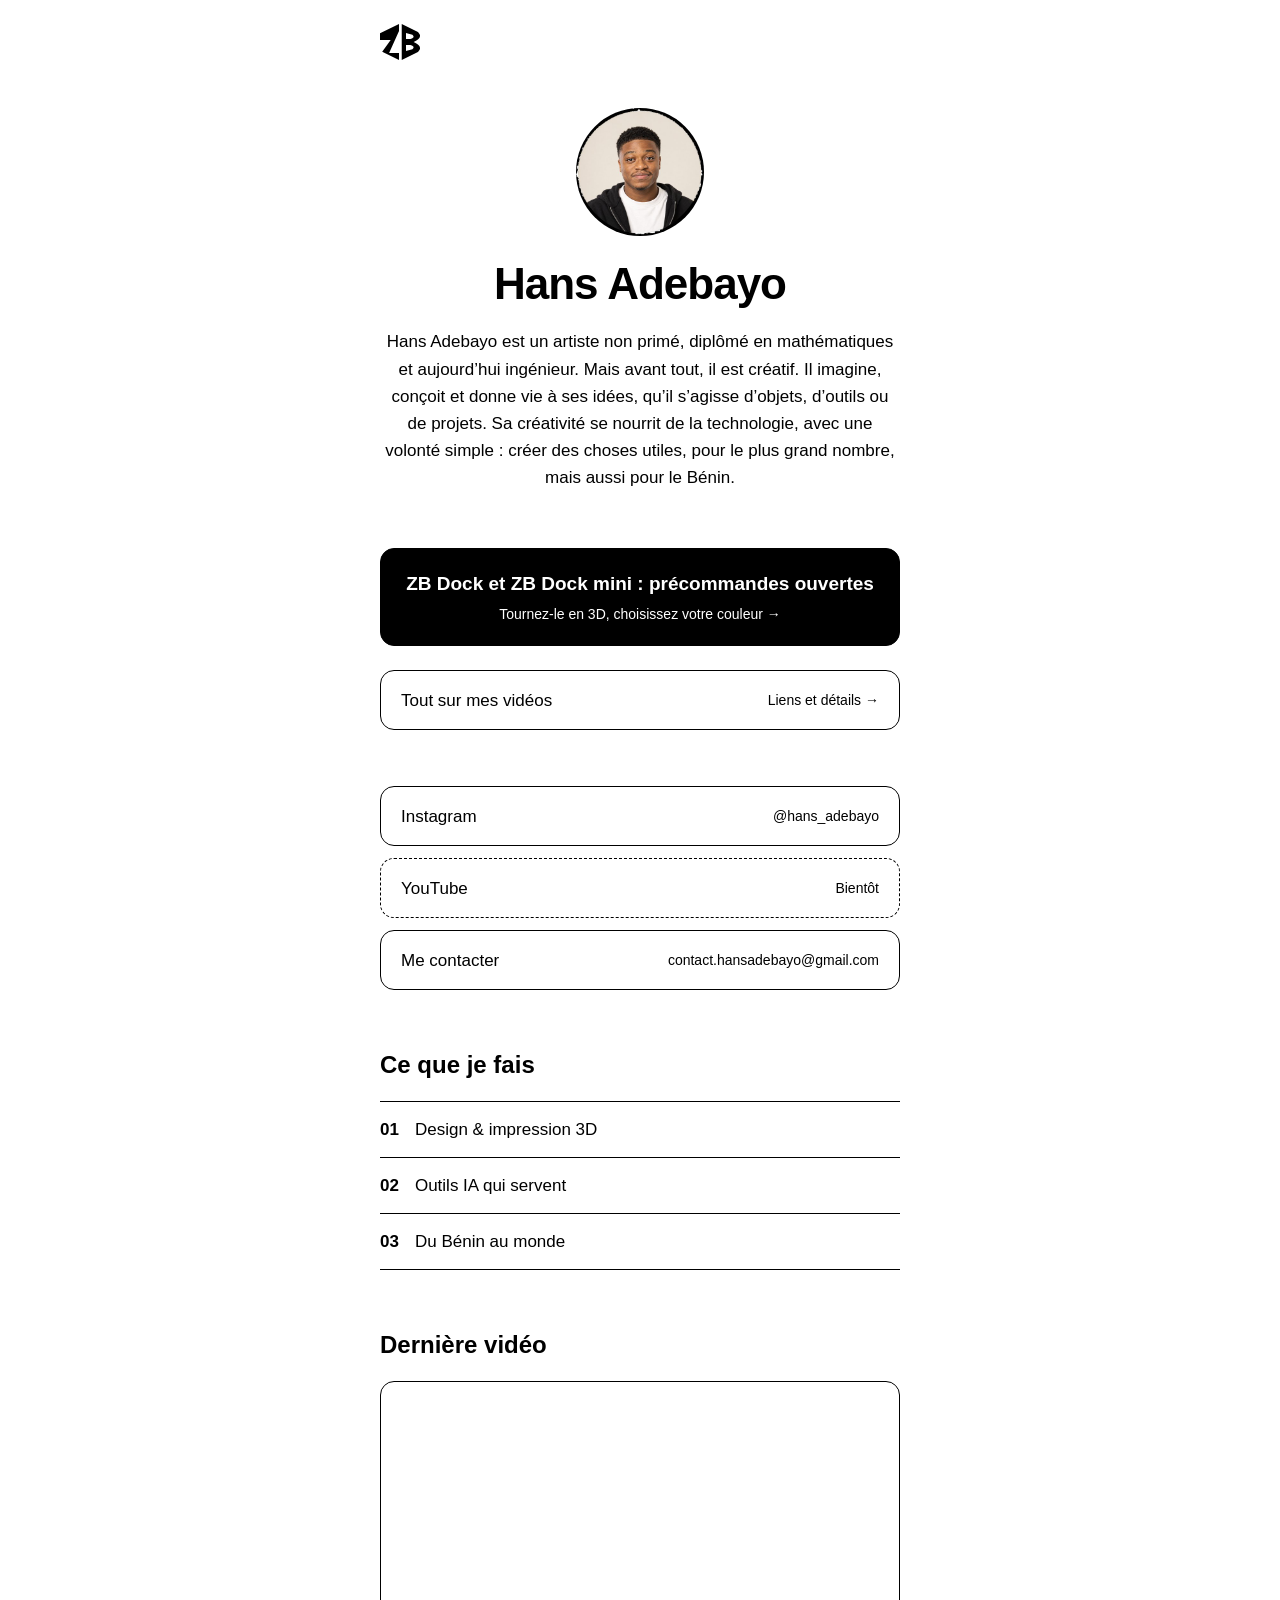
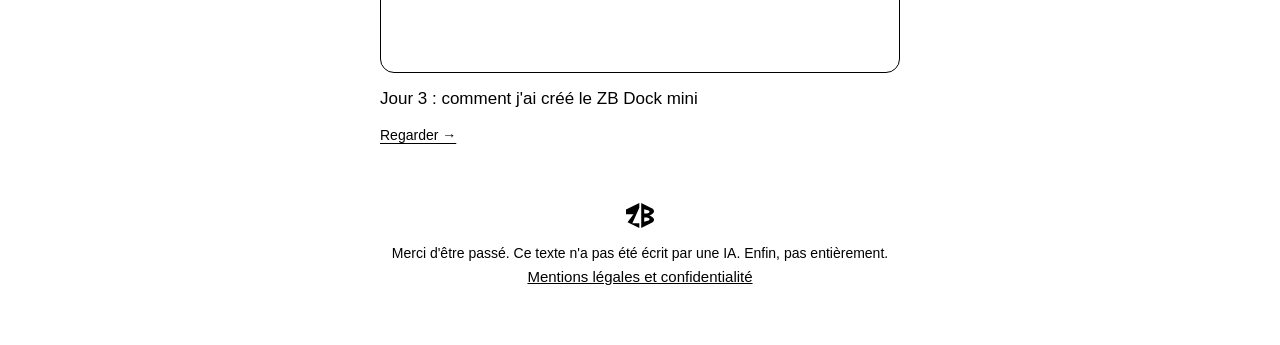
<file: index.html>
<!doctype html>
<html lang="fr">
<head>
  <meta charset="utf-8">
  <meta name="viewport" content="width=device-width, initial-scale=1">
  <meta http-equiv="Content-Security-Policy" content="default-src 'none'; style-src 'self'; img-src 'self'; base-uri 'none'; form-action 'none'">
  <meta name="referrer" content="strict-origin-when-cross-origin">
  <title>Hans Adebayo</title>
  <meta name="description" content="Hans Adebayo, artiste non primé, diplômé en mathématiques et ingénieur. Il imagine et conçoit des objets et des projets utiles au quotidien, du Bénin au monde.">
  <meta property="og:title" content="Hans Adebayo">
  <meta property="og:description" content="Objets, tech et IA. Du Bénin au monde.">
  <meta property="og:type" content="website">
  <link rel="icon" href="favicon.svg" type="image/svg+xml">
  <link rel="stylesheet" href="styles.css">
</head>
<body>
  <div class="barre">
    <img class="logo" src="assets/logo-zb.svg" alt="ZB" width="40" height="36">
  </div>
  <main>
    <header class="intro">
      <!-- Remplace par <img class="photo" src="assets/photo.jpg" alt="Portrait de Hans Adebayo" width="128" height="128"> -->
      <img class="photo" src="assets/profil.jpg" alt="Portrait de Hans Adebayo" width="128" height="128">
      <h1>Hans Adebayo</h1>
      <p class="bio">Hans Adebayo est un artiste non primé, diplômé en mathématiques et aujourd’hui ingénieur. Mais avant tout, il est créatif. Il imagine, conçoit et donne vie à ses idées, qu’il s’agisse d’objets, d’outils ou de projets. Sa créativité se nourrit de la technologie, avec une volonté simple : créer des choses utiles, pour le plus grand nombre, mais aussi pour le Bénin.</p>
    </header>

    <a class="cta" href="zbdock/">
      <span>ZB Dock et ZB Dock mini : précommandes ouvertes</span><span class="cta__detail">Tournez-le en 3D, choisissez votre couleur →</span>
    </a>

    <a class="lien" href="videos.html">
      <span>Tout sur mes vidéos</span><span class="detail">Liens et détails →</span>
    </a>

    <nav class="liens" aria-label="Liens">
      <a class="lien" href="https://instagram.com/hans_adebayo" target="_blank" rel="noopener noreferrer">
        <span>Instagram</span><span class="detail">@hans_adebayo</span>
      </a>
      <span class="lien lien--inactif">
        <span>YouTube</span><span class="detail">Bientôt</span>
      </span>
      <a class="lien" href="mailto:contact.hansadebayo@gmail.com">
        <span>Me contacter</span><span class="detail">contact.hansadebayo@gmail.com</span>
      </a>
    </nav>

    <section aria-labelledby="titre-faire">
      <h2 id="titre-faire">Ce que je fais</h2>
      <ol class="faire">
        <li>Design &amp; impression 3D</li>
        <li>Outils IA qui servent</li>
        <li>Du Bénin au monde</li>
      </ol>
    </section>

    <section aria-labelledby="titre-video">
      <h2 id="titre-video">Dernière vidéo</h2>
      <!-- Remplace href par le lien de ta vidéo (Reel Instagram ou YouTube) -->
      <a class="video" href="https://instagram.com/hans_adebayo" target="_blank" rel="noopener noreferrer">
        <!-- Remplace par <img class="video__image" src="assets/miniature.jpg" alt="Miniature : Jour 1, je me lance" width="1280" height="720"> -->
        <img class="video__image" src="assets/miniature-jour-3.jpg" alt="Miniature de la vidéo : Jour 3, comment j'ai créé le ZB Dock mini" width="1280" height="720" loading="lazy" decoding="async">
        <span class="video__titre">Jour 3 : comment j'ai créé le ZB Dock mini</span>
        <span class="video__cta">Regarder →</span>
      </a>
    </section>

    <footer>
      <p class="signature-pied"><img class="logo logo--pied" src="assets/logo-zb.svg" alt="ZB" width="28" height="25"></p>
      <p>Merci d'être passé. Ce texte n'a pas été écrit par une IA. Enfin, pas entièrement.</p>
      <p><a class="retour" href="mentions-legales.html">Mentions légales et confidentialité</a></p>
    </footer>
  </main>
</body>
</html>
</file>
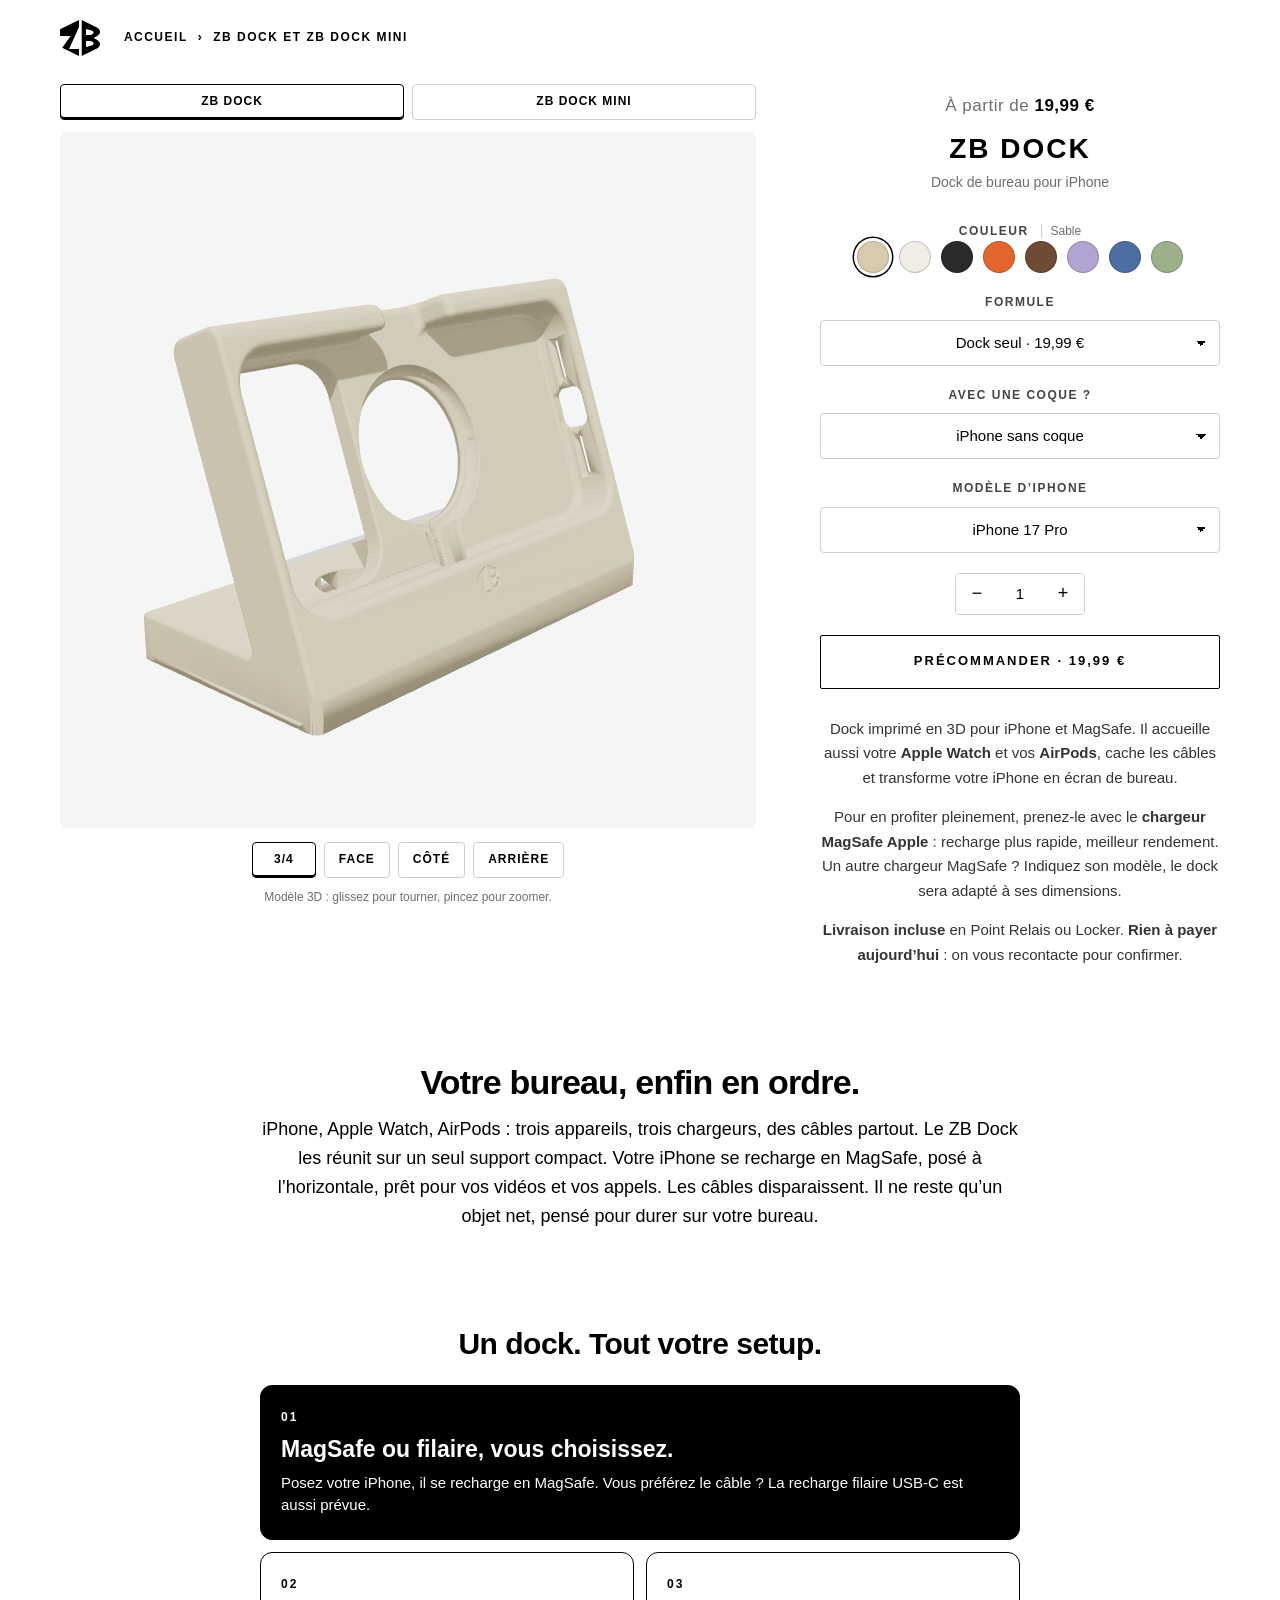
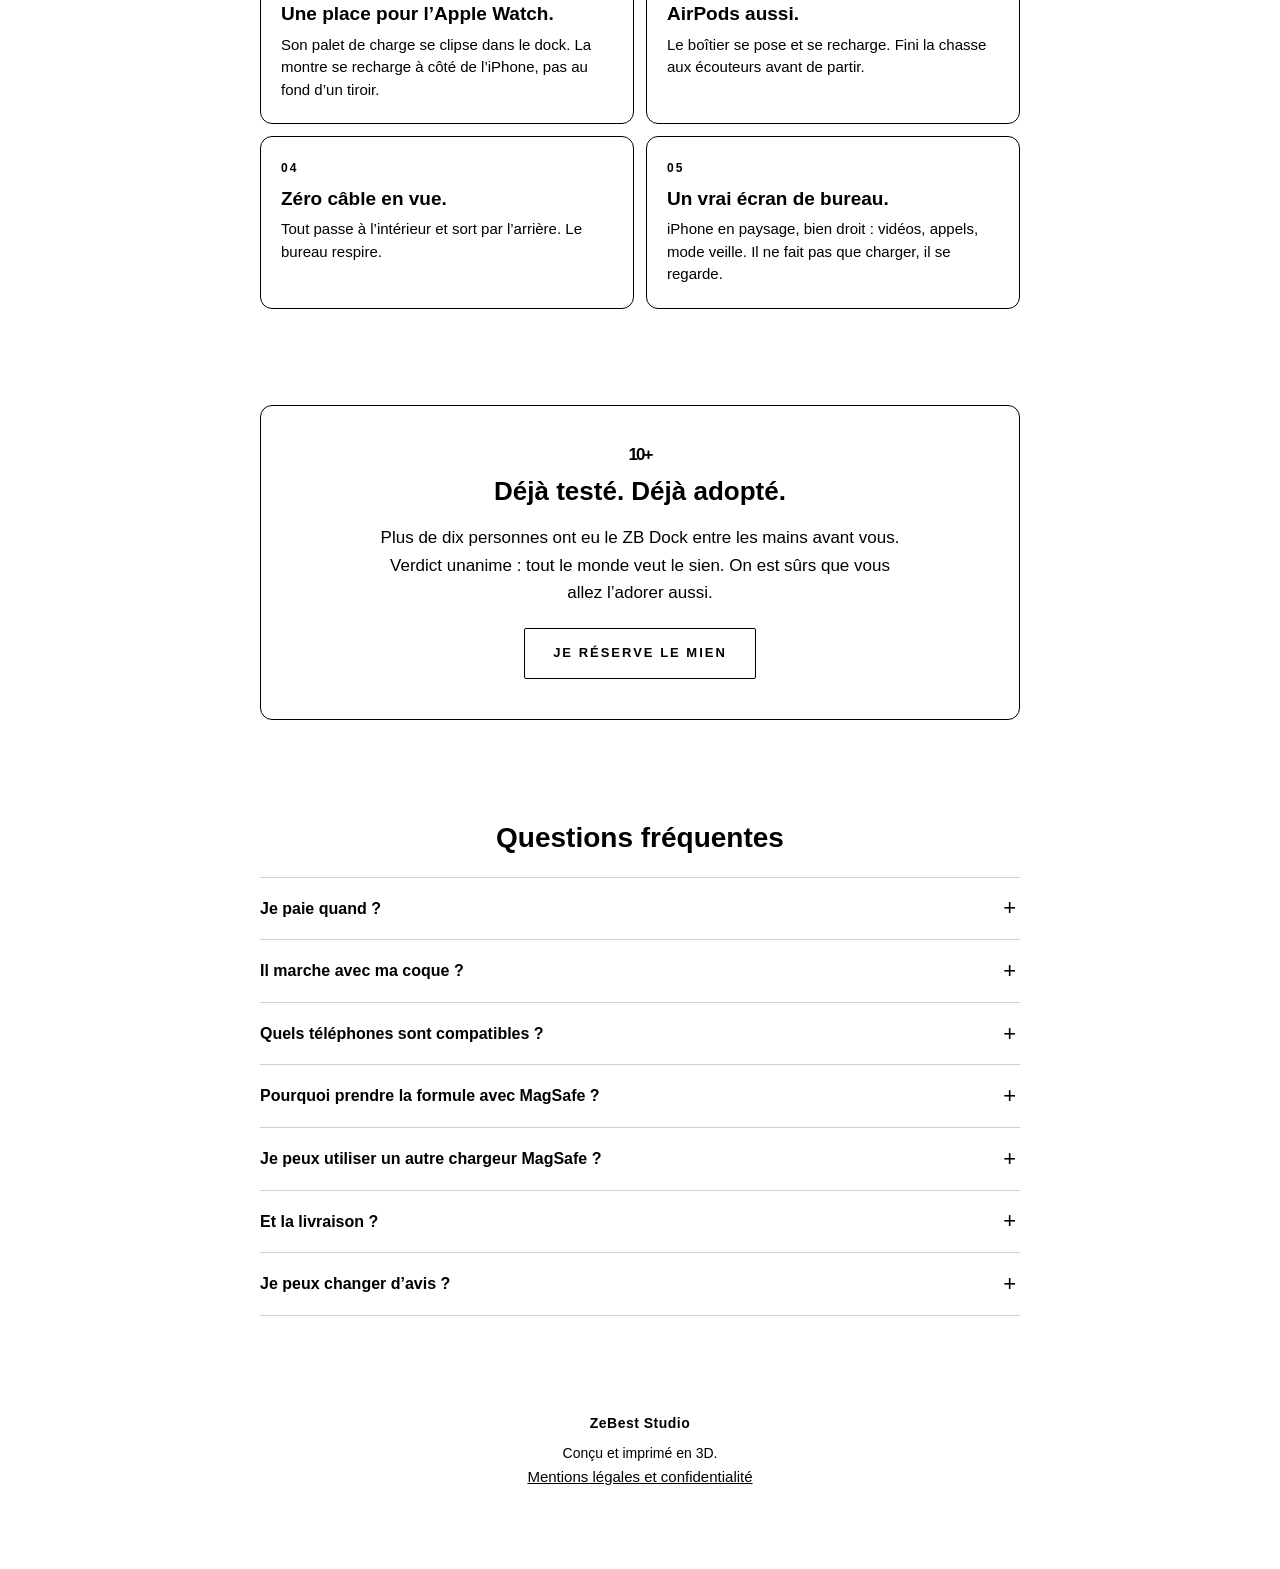
<file: zbdock/index.html>
<!doctype html>
<html lang="fr">
<head>
  <meta charset="utf-8">
  <meta name="viewport" content="width=device-width, initial-scale=1, viewport-fit=cover">
  <meta http-equiv="Content-Security-Policy" content="default-src 'none'; script-src 'self'; style-src 'self'; img-src 'self' data: blob:; connect-src 'self' blob: data:; form-action 'self'; base-uri 'none'">
  <meta name="referrer" content="strict-origin-when-cross-origin">
  <title>ZB Dock et ZB Dock mini · Docks de bureau imprimés en 3D · dès 8,99 €</title>
  <meta name="description" content="ZB Dock, le dock de bureau imprimé en 3D pour iPhone, Apple Watch et AirPods, et ZB Dock mini, le dock simple pour tous les téléphones. ZB Dock mini 8,99 €, ZB Dock seul 19,99 €, avec chargeur MagSafe Apple 59,99 €, livraison incluse. Précommande sans rien payer aujourd’hui.">
  <meta property="og:title" content="ZB Dock et ZB Dock mini · dès 8,99 €">
  <meta property="og:description" content="iPhone, Apple Watch et AirPods sur un seul dock. Précommandez sans rien payer aujourd’hui.">
  <meta property="og:type" content="product">
  <meta name="theme-color" content="#ffffff">
  <link rel="icon" href="../favicon.svg" type="image/svg+xml">
  <link rel="stylesheet" href="../styles.css">
  <link rel="stylesheet" href="zbdock.css">
  <link rel="modulepreload" href="vendor/three.module.min.js">
</head>
<body class="page-zb">
  <div class="zb-barre">
    <a class="logo-lien" href="../index.html" aria-label="Retour à l'accueil"><img class="logo" src="../assets/logo-zb.svg" alt="ZB" width="40" height="36"></a>
    <nav class="zb-fil" aria-label="Fil d'Ariane"><a href="../index.html">Accueil</a><span aria-hidden="true">›</span><span>ZB Dock et ZB Dock mini</span></nav>
  </div>

  <main class="zb">
    <!-- ===== Bloc produit ===== -->
    <div class="zb-produit">
      <section class="zb-galerie" aria-label="Modèle 3D du ZB Dock">
        <div class="zb-vues zb-modeles" role="group" aria-label="Choisir le modèle">
          <button type="button" class="zb-vue zb-modele" data-modele="zb" aria-pressed="true">ZB Dock</button>
          <button type="button" class="zb-vue zb-modele" data-modele="mini" aria-pressed="false">ZB Dock mini</button>
        </div>
        <div class="zb-canvas" id="viewer">
          <p class="zb-chargement" id="chargement">Chargement du modèle 3D…</p>
        </div>
        <div class="zb-vues" role="group" aria-label="Angles de vue">
          <button type="button" class="zb-vue" data-vue="34" aria-pressed="true">3/4</button>
          <button type="button" class="zb-vue" data-vue="face" aria-pressed="false">Face</button>
          <button type="button" class="zb-vue" data-vue="cote" aria-pressed="false">Côté</button>
          <button type="button" class="zb-vue" data-vue="arriere" aria-pressed="false">Arrière</button>
        </div>
        <p class="zb-aide">Modèle 3D : glissez pour tourner, pincez pour zoomer.</p>
      </section>

      <section class="zb-achat" id="achat" aria-labelledby="titre-produit">
        <p class="zb-prix">À partir de <span id="prix-affiche">19,99&nbsp;€</span></p>
        <h1 id="titre-produit">ZB Dock</h1>
        <p class="zb-sous" id="sous-produit">Dock de bureau pour iPhone</p>

        <form class="zb-form" id="form" action="precommande.php" method="post" novalidate>
          <fieldset class="zb-option">
            <legend class="zb-label">Couleur <span class="zb-label__valeur" id="nom-couleur">Sable</span></legend>
            <div class="zb-pastilles" id="pastilles" role="radiogroup" aria-label="Couleurs disponibles"></div>
            <select class="zb-cache" id="couleur" name="couleur" required tabindex="-1" aria-hidden="true"></select>
          </fieldset>

          <div class="zb-option">
            <label class="zb-label" for="offre">Formule</label>
            <select id="offre" name="offre" required>
              <option value="Dock seul" data-prix="1999">Dock seul · 19,99 €</option>
              <option value="Dock + MagSafe" data-prix="5999">Dock + chargeur MagSafe Apple · 59,99 € (conseillé)</option>
              <option value="ZB Dock mini" data-prix="899">ZB Dock mini · 8,99 € (tous les téléphones)</option>
            </select>
          </div>

          <div class="zb-option" id="bloc-coque">
            <label class="zb-label" for="coque">Avec une coque ?</label>
            <select id="coque" name="coque" required>
              <option value="Non">iPhone sans coque</option>
              <option value="Oui">iPhone avec coque</option>
            </select>
          </div>

          <div class="zb-option">
            <label class="zb-label" for="iphone" id="label-tel">Modèle d’iPhone</label>
            <select id="iphone" name="iphone" required>
              <option>iPhone 17 Pro</option>
              <option>iPhone 17 Pro Max</option>
              <option>iPhone 17</option>
              <option>iPhone Air</option>
              <option>iPhone 16 Pro Max</option>
              <option>iPhone 16 Pro</option>
              <option>iPhone 16 / 16 Plus</option>
              <option>iPhone 15 (tous modèles)</option>
              <option>iPhone 14 (tous modèles)</option>
              <option>iPhone 13 ou plus ancien</option>
              <option>Android ou autre téléphone</option>
              <option>Autre</option>
            </select>
          </div>

          <div class="zb-quantite" role="group" aria-label="Quantité">
            <button type="button" id="moins" aria-label="Retirer un">−</button>
            <input id="quantite" name="quantite" type="number" min="1" max="10" value="1" required inputmode="numeric" aria-label="Quantité">
            <button type="button" id="plus" aria-label="Ajouter un">+</button>
          </div>

          <button class="zb-bouton" type="button" id="continuer">Précommander · <span id="total">19,99&nbsp;€</span></button>

          <div class="zb-coordonnees" id="coordonnees" hidden>
            <p class="zb-label">Où vous recontacter ?</p>
            <input id="nom" name="nom" type="text" autocomplete="name" required maxlength="80" placeholder="Nom et prénom" aria-label="Nom et prénom">
            <input id="email" name="email" type="email" autocomplete="email" required maxlength="120" placeholder="E-mail" aria-label="E-mail">
            <input id="telephone" name="telephone" type="tel" autocomplete="tel" maxlength="30" placeholder="Téléphone (facultatif)" aria-label="Téléphone (facultatif)">
            <textarea id="message" name="message" rows="2" maxlength="600" placeholder="Un mot ? Autre chargeur MagSafe : indiquez son modèle (facultatif)" aria-label="Message (facultatif)"></textarea>
            <label class="zb-consent">
              <input type="checkbox" name="consentement" value="oui" required>
              <span>J’accepte d’être recontacté au sujet de ma précommande (<a href="../mentions-legales.html#confidentialite">confidentialité</a>).</span>
            </label>
            <button class="zb-bouton zb-bouton--plein" type="submit">Confirmer ma précommande</button>
          </div>

          <input type="hidden" name="t" id="t" value="">
          <!-- Piège à robots : laisser vide -->
          <div class="zb-piege" aria-hidden="true">
            <label for="site">Ne pas remplir</label>
            <input id="site" name="site" type="text" tabindex="-1" autocomplete="off">
          </div>

          <p class="zb-statut" id="statut" role="status" aria-live="polite"></p>
        </form>

        <div class="zb-description">
          <p>Dock imprimé en 3D pour iPhone et MagSafe. Il accueille aussi votre <strong>Apple Watch</strong> et vos <strong>AirPods</strong>, cache les câbles et transforme votre iPhone en écran de bureau.</p>
          <p>Pour en profiter pleinement, prenez-le avec le <strong>chargeur MagSafe Apple</strong> : recharge plus rapide, meilleur rendement. Un autre chargeur MagSafe ? Indiquez son modèle, le dock sera adapté à ses dimensions.</p>
          <p><strong>Livraison incluse</strong> en Point Relais ou Locker. <strong>Rien à payer aujourd’hui</strong> : on vous recontacte pour confirmer.</p>
        </div>
      </section>
    </div>

    <!-- ===== Histoire ===== -->
    <section class="zb-histoire" aria-labelledby="titre-histoire">
      <h2 id="titre-histoire">Votre bureau, enfin en ordre.</h2>
      <p>iPhone, Apple Watch, AirPods : trois appareils, trois chargeurs, des câbles partout. Le ZB Dock les réunit sur un seul support compact. Votre iPhone se recharge en MagSafe, posé à l’horizontale, prêt pour vos vidéos et vos appels. Les câbles disparaissent. Il ne reste qu’un objet net, pensé pour durer sur votre bureau.</p>
    </section>

    <!-- ===== Atouts ===== -->
    <section class="zb-atouts" aria-labelledby="titre-atouts">
      <h2 id="titre-atouts">Un dock. Tout votre setup.</h2>
      <ul class="zb-cartes">
        <li class="zb-carte zb-carte--large">
          <span class="zb-carte__num">01</span>
          <h3>MagSafe ou filaire, vous choisissez.</h3>
          <p>Posez votre iPhone, il se recharge en MagSafe. Vous préférez le câble ? La recharge filaire USB-C est aussi prévue.</p>
        </li>
        <li class="zb-carte">
          <span class="zb-carte__num">02</span>
          <h3>Une place pour l’Apple Watch.</h3>
          <p>Son palet de charge se clipse dans le dock. La montre se recharge à côté de l’iPhone, pas au fond d’un tiroir.</p>
        </li>
        <li class="zb-carte">
          <span class="zb-carte__num">03</span>
          <h3>AirPods aussi.</h3>
          <p>Le boîtier se pose et se recharge. Fini la chasse aux écouteurs avant de partir.</p>
        </li>
        <li class="zb-carte">
          <span class="zb-carte__num">04</span>
          <h3>Zéro câble en vue.</h3>
          <p>Tout passe à l’intérieur et sort par l’arrière. Le bureau respire.</p>
        </li>
        <li class="zb-carte">
          <span class="zb-carte__num">05</span>
          <h3>Un vrai écran de bureau.</h3>
          <p>iPhone en paysage, bien droit : vidéos, appels, mode veille. Il ne fait pas que charger, il se regarde.</p>
        </li>
      </ul>
    </section>

    <!-- ===== Preuve sociale ===== -->
    <section class="zb-preuve" aria-labelledby="titre-preuve">
      <p class="zb-preuve__chiffre">10+</p>
      <h2 id="titre-preuve">Déjà testé. Déjà adopté.</h2>
      <p>Plus de dix personnes ont eu le ZB Dock entre les mains avant vous. Verdict unanime : tout le monde veut le sien. On est sûrs que vous allez l’adorer aussi.</p>
      <a class="zb-lien-achat" href="#achat">Je réserve le mien</a>
    </section>

    <!-- ===== FAQ ===== -->
    <section class="zb-faq" aria-labelledby="titre-faq">
      <h2 id="titre-faq">Questions fréquentes</h2>
      <details>
        <summary>Je paie quand ?</summary>
        <p>Pas maintenant. La précommande est gratuite et sans engagement. On vous recontacte pour confirmer, et vous ne payez qu’à ce moment-là.</p>
      </details>
      <details>
        <summary>Il marche avec ma coque ?</summary>
        <p>Oui, si vous l’indiquez. Choisissez « iPhone avec coque » et votre modèle : le dock est ajusté pour l’accueillir.</p>
      </details>
      <details>
        <summary>Quels téléphones sont compatibles ?</summary>
        <p>ZB Dock : les iPhone récents compatibles MagSafe, des modèles standard aux Pro Max. Pour un modèle plus ancien, choisissez « Autre » et on en parle. ZB Dock mini : tous les téléphones, Android comme iPhone, avec ou sans coque. Il se recharge avec votre câble USB-C habituel.</p>
      </details>
      <details>
        <summary>Pourquoi prendre la formule avec MagSafe ?</summary>
        <p>Le ZB Dock est pensé autour du chargeur MagSafe : c’est lui qui recharge l’iPhone posé sur le dock. Avec la formule à 59,99&nbsp;€, vous recevez le chargeur MagSafe officiel d’Apple avec votre dock, tout est prêt dès le déballage. Si vous en avez déjà un, le dock seul à 19,99&nbsp;€ suffit.</p>
      </details>
      <details>
        <summary>Je peux utiliser un autre chargeur MagSafe ?</summary>
        <p>Oui. Il suffit de nous indiquer son modèle dans le message de la précommande, et le dock est adapté à ses dimensions. Mais on vous conseille le chargeur MagSafe d’Apple : la recharge est plus rapide et le rendement meilleur. Et on vous conseillera toujours d’opter pour la qualité.</p>
      </details>
      <details>
        <summary>Et la livraison ?</summary>
        <p>Elle est incluse dans le prix. Votre ZB Dock est envoyé en Point Relais ou en Locker, partout en France métropolitaine, sans frais supplémentaires.</p>
      </details>
      <details>
        <summary>Je peux changer d’avis ?</summary>
        <p>Bien sûr. Un simple e-mail suffit pour annuler votre précommande.</p>
      </details>
    </section>

    <footer>
      <p class="signature-pied"><strong>ZeBest Studio</strong></p>
      <p>Conçu et imprimé en 3D.</p>
      <p><a class="retour" href="../mentions-legales.html">Mentions légales et confidentialité</a></p>
    </footer>
  </main>

  <!-- Barre d'achat collante (mobile) -->
  <div class="zb-collante" id="collante" aria-hidden="true">
    <div class="zb-collante__prix"><strong>À partir de 8,99&nbsp;€</strong><span>Livraison incluse</span></div>
    <a class="zb-collante__btn" href="#achat" tabindex="-1">Précommander</a>
  </div>

  <script type="module" src="zbdock.js"></script>
</body>
</html>
</file>
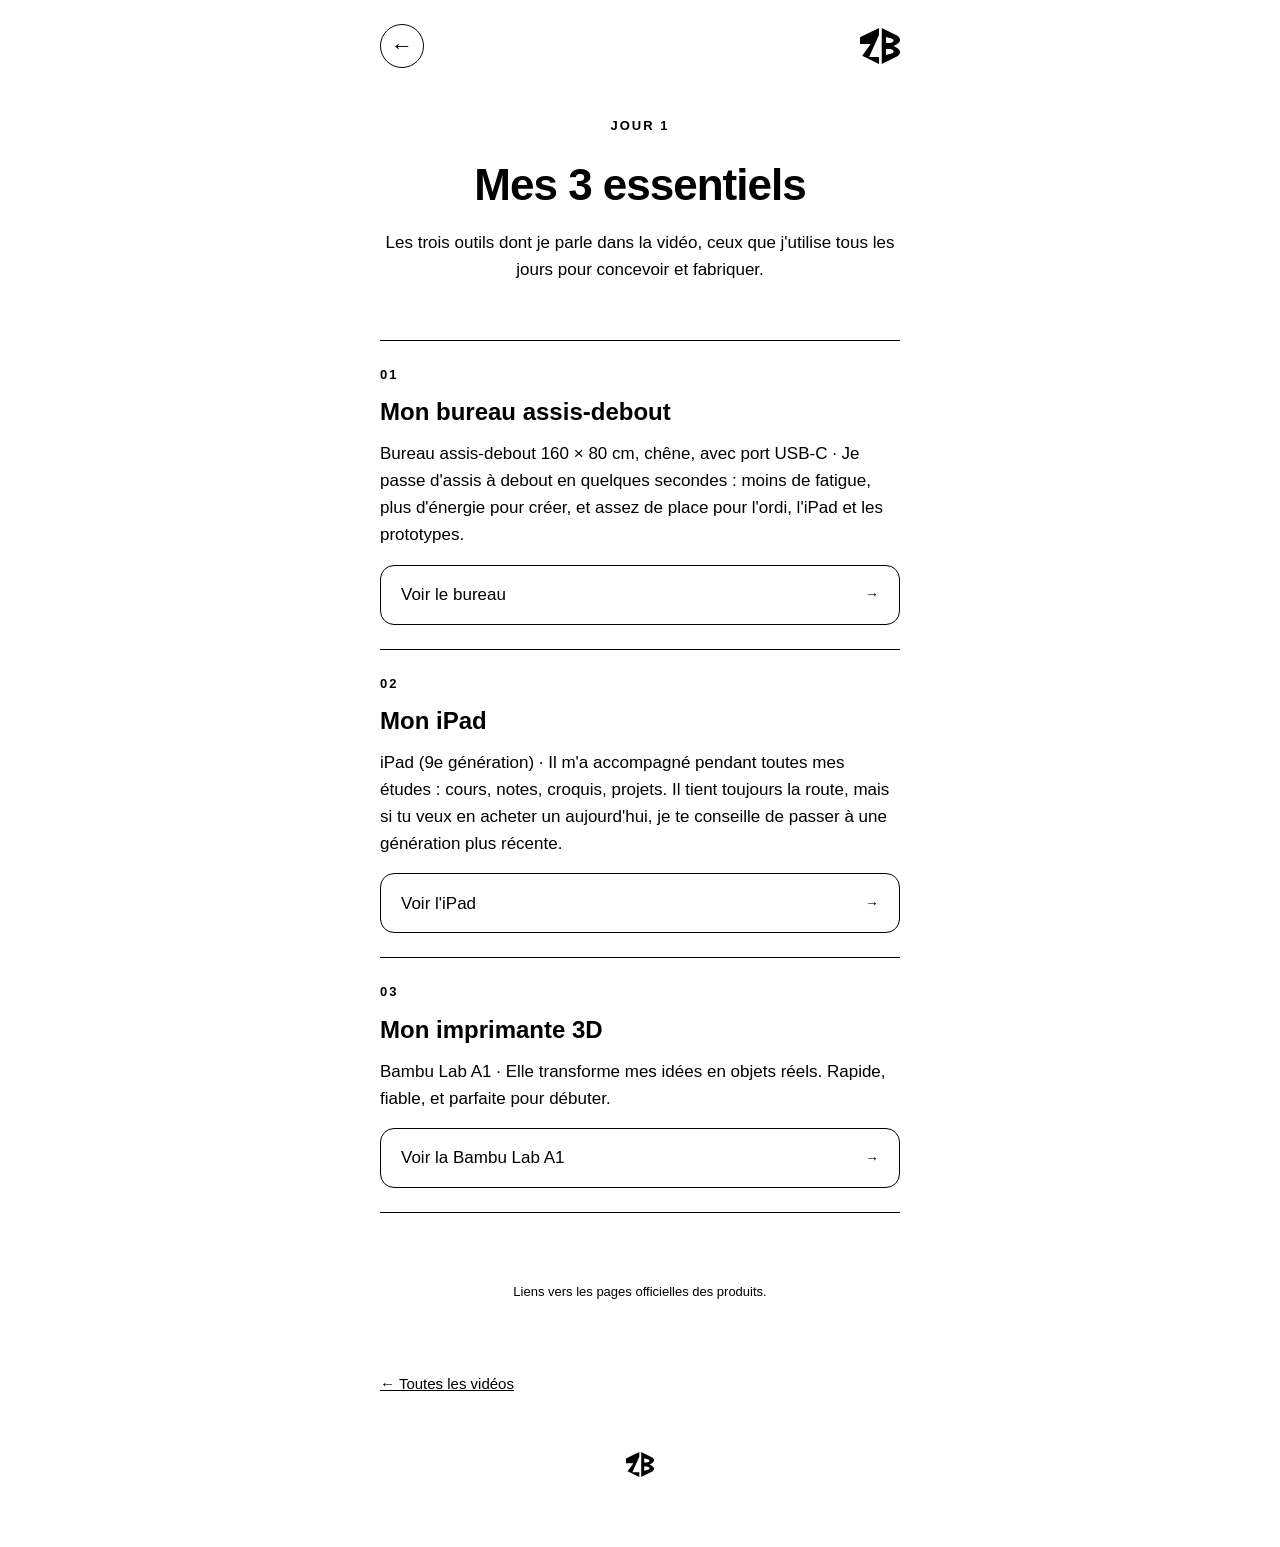
<file: jour-1.html>
<!doctype html>
<html lang="fr">
<head>
  <meta charset="utf-8">
  <meta name="viewport" content="width=device-width, initial-scale=1">
  <meta http-equiv="Content-Security-Policy" content="default-src 'none'; style-src 'self'; img-src 'self'; base-uri 'none'; form-action 'none'">
  <meta name="referrer" content="strict-origin-when-cross-origin">
  <title>Jour 1 · Mes 3 essentiels · Hans Adebayo</title>
  <meta name="description" content="Le bureau, l'iPad et l'imprimante 3D que Hans Adebayo utilise au quotidien.">
  <link rel="icon" href="favicon.svg" type="image/svg+xml">
  <link rel="stylesheet" href="styles.css">
</head>
<body>
  <div class="barre">
    <a class="fleche" href="videos.html" aria-label="Retour aux vidéos">←</a>
    <a class="logo-lien" href="index.html" aria-label="Retour à l'accueil"><img class="logo" src="assets/logo-zb.svg" alt="ZB" width="40" height="36"></a>
  </div>
  <main>
    <header class="intro">
      <p class="role">Jour 1</p>
      <h1>Mes 3 essentiels</h1>
      <p class="bio">Les trois outils dont je parle dans la vidéo, ceux que j'utilise tous les jours pour concevoir et fabriquer.</p>
    </header>

    <section aria-label="Les essentiels">
      <article class="essentiel">
        <span class="essentiel__num">01</span>
        <h2>Mon bureau assis-debout</h2>
        <p>Bureau assis-debout 160 × 80 cm, chêne, avec port USB-C · Je passe d'assis à debout en quelques secondes : moins de fatigue, plus d'énergie pour créer, et assez de place pour l'ordi, l'iPad et les prototypes.</p>
        <a class="lien" href="https://www.but.fr/produits/0194343478906/Bureau-Assis-debout-Reglable-En-Hauteur-160-X-80-Cm-Avec-Port-USB-c-Couelur-Chene.html" target="_blank" rel="noopener noreferrer"><span>Voir le bureau</span><span class="detail">→</span></a>
      </article>
      <article class="essentiel">
        <span class="essentiel__num">02</span>
        <h2>Mon iPad</h2>
        <p>iPad (9e génération) · Il m'a accompagné pendant toutes mes études : cours, notes, croquis, projets. Il tient toujours la route, mais si tu veux en acheter un aujourd'hui, je te conseille de passer à une génération plus récente.</p>
        <a class="lien" href="https://support.apple.com/fr-fr/111898" target="_blank" rel="noopener noreferrer"><span>Voir l'iPad</span><span class="detail">→</span></a>
      </article>
      <article class="essentiel">
        <span class="essentiel__num">03</span>
        <h2>Mon imprimante 3D</h2>
        <p>Bambu Lab A1 · Elle transforme mes idées en objets réels. Rapide, fiable, et parfaite pour débuter.</p>
        <a class="lien" href="https://bambulab.com/fr/a1" target="_blank" rel="noopener noreferrer"><span>Voir la Bambu Lab A1</span><span class="detail">→</span></a>
      </article>
    </section>

    <p class="note">Liens vers les pages officielles des produits.</p>

    <a class="retour" href="videos.html">← Toutes les vidéos</a>

    <footer>
      <p class="signature-pied"><img class="logo logo--pied" src="assets/logo-zb.svg" alt="ZB" width="28" height="25"></p>
    </footer>
  </main>
</body>
</html>
</file>
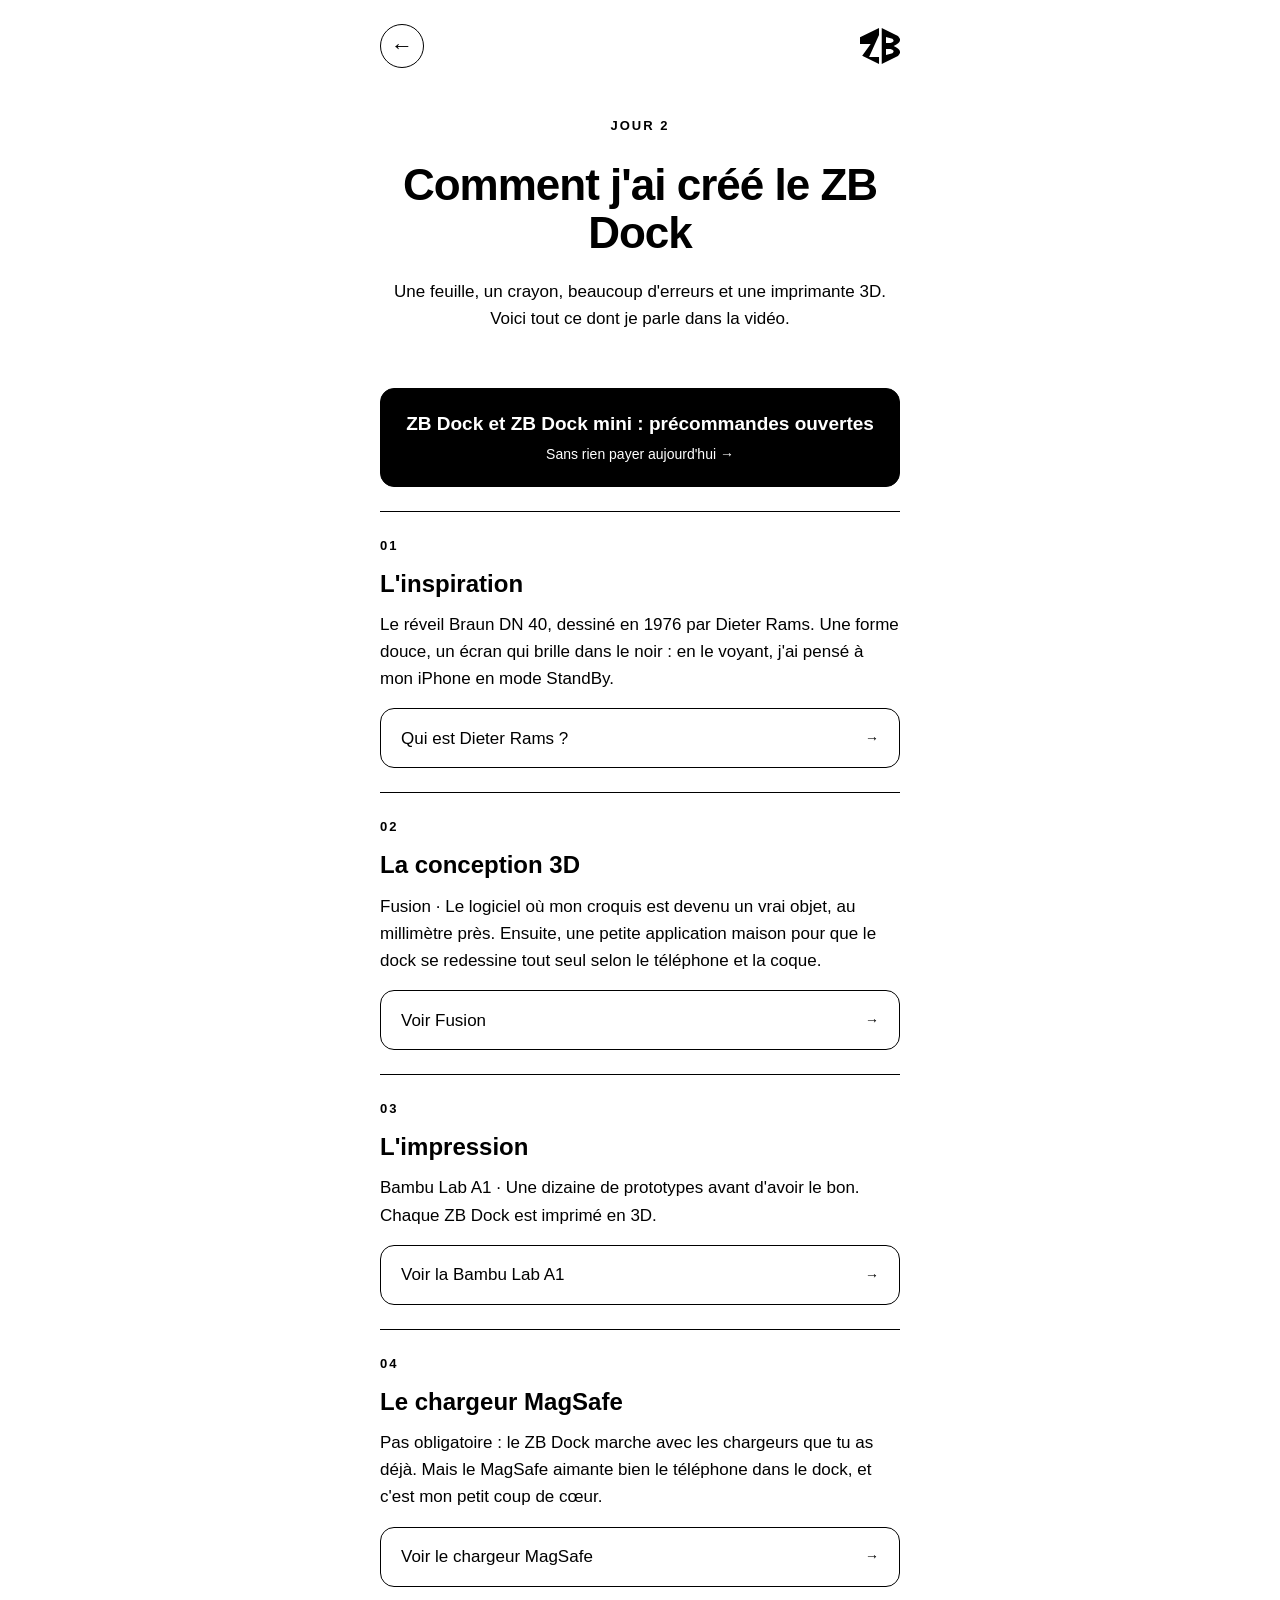
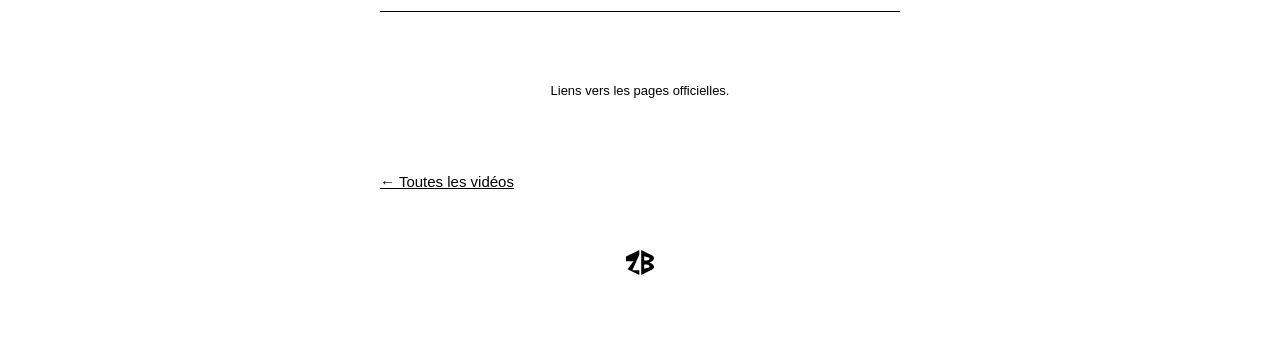
<file: jour-2.html>
<!doctype html>
<html lang="fr">
<head>
  <meta charset="utf-8">
  <meta name="viewport" content="width=device-width, initial-scale=1">
  <meta http-equiv="Content-Security-Policy" content="default-src 'none'; style-src 'self'; img-src 'self'; base-uri 'none'; form-action 'none'">
  <meta name="referrer" content="strict-origin-when-cross-origin">
  <title>Jour 2 · Comment j'ai créé le ZB Dock · Hans Adebayo</title>
  <meta name="description" content="Du croquis à l'impression 3D : l'inspiration, les outils et les liens de la vidéo sur la création du ZB Dock.">
  <link rel="icon" href="favicon.svg" type="image/svg+xml">
  <link rel="stylesheet" href="styles.css">
</head>
<body>
  <div class="barre">
    <a class="fleche" href="videos.html" aria-label="Retour aux vidéos">←</a>
    <a class="logo-lien" href="index.html" aria-label="Retour à l'accueil"><img class="logo" src="assets/logo-zb.svg" alt="ZB" width="40" height="36"></a>
  </div>
  <main>
    <header class="intro">
      <p class="role">Jour 2</p>
      <h1>Comment j'ai créé le ZB Dock</h1>
      <p class="bio">Une feuille, un crayon, beaucoup d'erreurs et une imprimante 3D. Voici tout ce dont je parle dans la vidéo.</p>
    </header>

    <a class="cta" href="zbdock/">
      <span>ZB Dock et ZB Dock mini : précommandes ouvertes</span><span class="cta__detail">Sans rien payer aujourd'hui →</span>
    </a>

    <section aria-label="Les étapes">
      <article class="essentiel">
        <span class="essentiel__num">01</span>
        <h2>L'inspiration</h2>
        <p>Le réveil Braun DN 40, dessiné en 1976 par Dieter Rams. Une forme douce, un écran qui brille dans le noir : en le voyant, j'ai pensé à mon iPhone en mode StandBy.</p>
        <a class="lien" href="https://fr.wikipedia.org/wiki/Dieter_Rams" target="_blank" rel="noopener noreferrer"><span>Qui est Dieter Rams ?</span><span class="detail">→</span></a>
      </article>
      <article class="essentiel">
        <span class="essentiel__num">02</span>
        <h2>La conception 3D</h2>
        <p>Fusion · Le logiciel où mon croquis est devenu un vrai objet, au millimètre près. Ensuite, une petite application maison pour que le dock se redessine tout seul selon le téléphone et la coque.</p>
        <a class="lien" href="https://www.autodesk.com/fr/products/fusion-360/overview" target="_blank" rel="noopener noreferrer"><span>Voir Fusion</span><span class="detail">→</span></a>
      </article>
      <article class="essentiel">
        <span class="essentiel__num">03</span>
        <h2>L'impression</h2>
        <p>Bambu Lab A1 · Une dizaine de prototypes avant d'avoir le bon. Chaque ZB Dock est imprimé en 3D.</p>
        <a class="lien" href="https://bambulab.com/fr/a1" target="_blank" rel="noopener noreferrer"><span>Voir la Bambu Lab A1</span><span class="detail">→</span></a>
      </article>
      <article class="essentiel">
        <span class="essentiel__num">04</span>
        <h2>Le chargeur MagSafe</h2>
        <p>Pas obligatoire : le ZB Dock marche avec les chargeurs que tu as déjà. Mais le MagSafe aimante bien le téléphone dans le dock, et c'est mon petit coup de cœur.</p>
        <a class="lien" href="https://www.apple.com/fr/search/chargeur-magsafe" target="_blank" rel="noopener noreferrer"><span>Voir le chargeur MagSafe</span><span class="detail">→</span></a>
      </article>
    </section>

    <p class="note">Liens vers les pages officielles.</p>

    <a class="retour" href="videos.html">← Toutes les vidéos</a>

    <footer>
      <p class="signature-pied"><img class="logo logo--pied" src="assets/logo-zb.svg" alt="ZB" width="28" height="25"></p>
    </footer>
  </main>
</body>
</html>
</file>
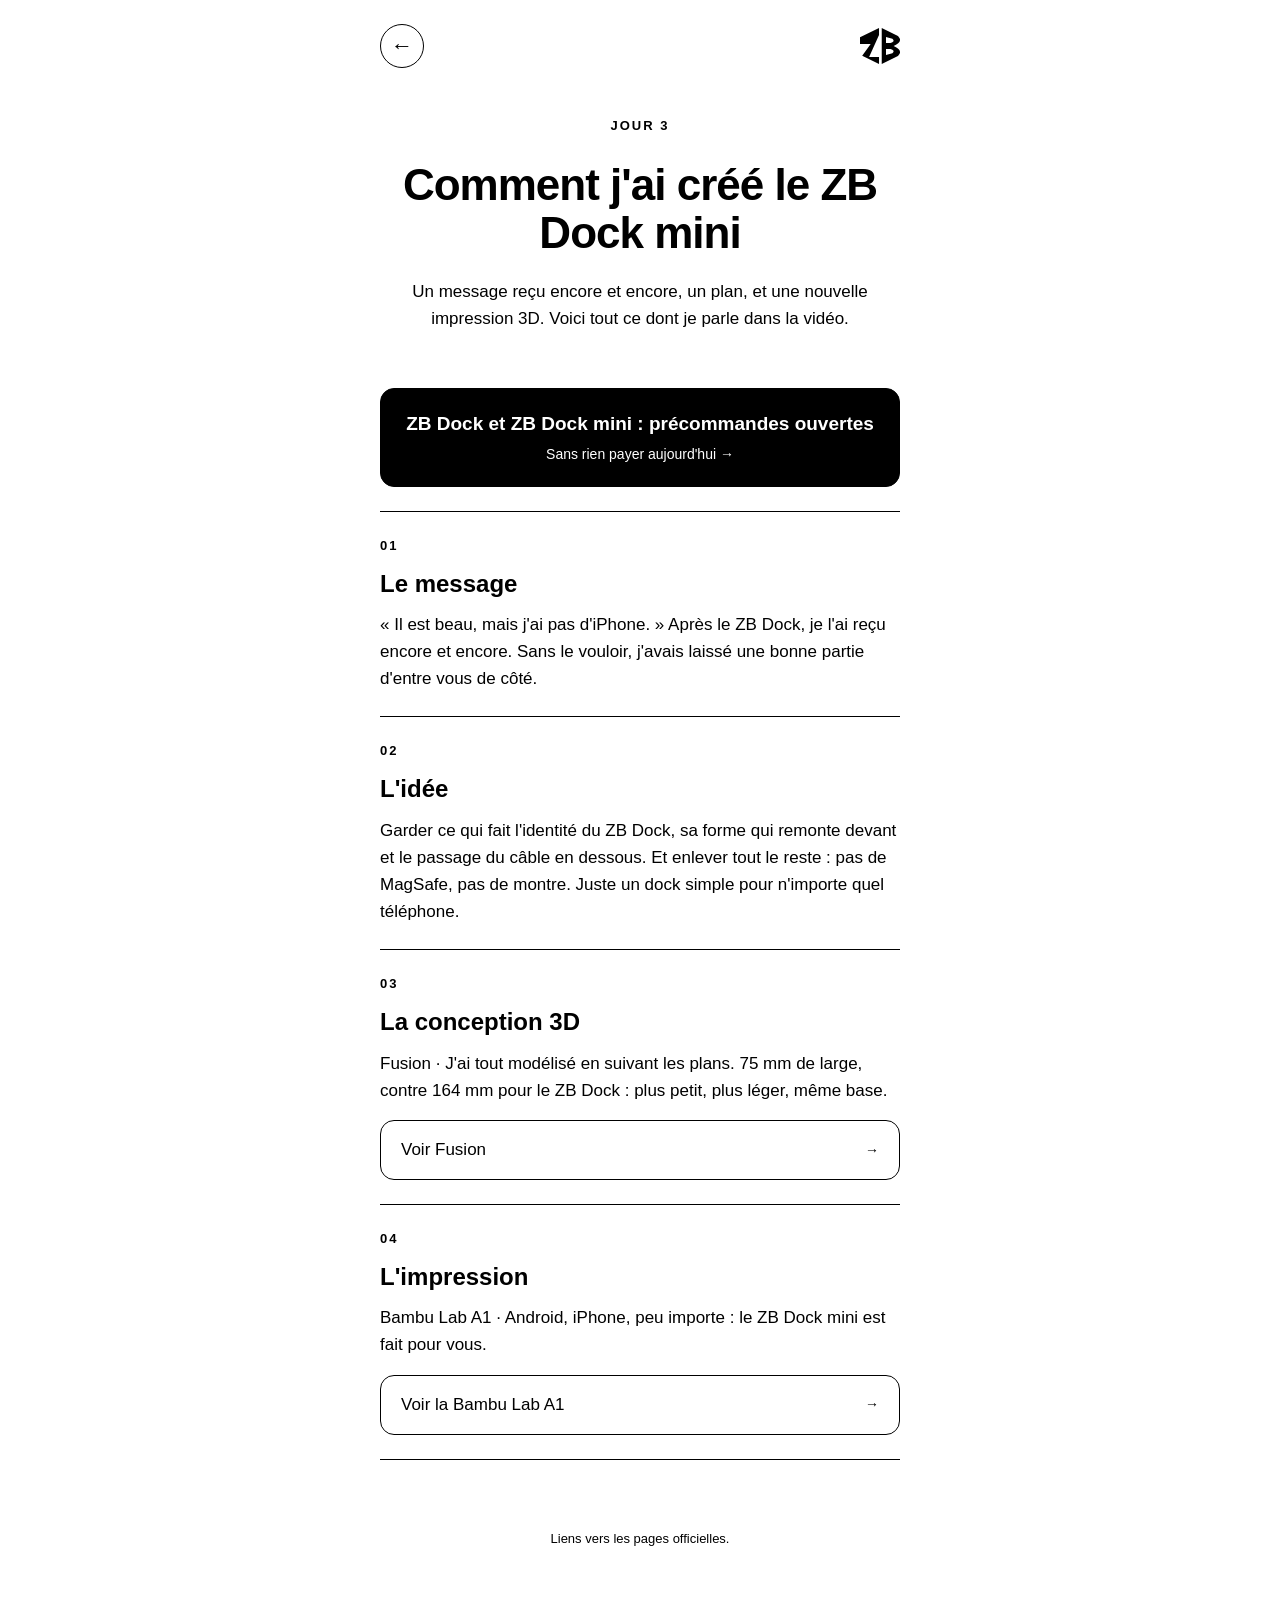
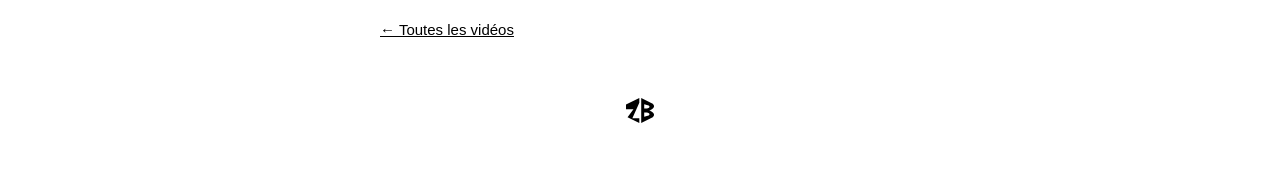
<file: jour-3.html>
<!doctype html>
<html lang="fr">
<head>
  <meta charset="utf-8">
  <meta name="viewport" content="width=device-width, initial-scale=1">
  <meta http-equiv="Content-Security-Policy" content="default-src 'none'; style-src 'self'; img-src 'self'; base-uri 'none'; form-action 'none'">
  <meta name="referrer" content="strict-origin-when-cross-origin">
  <title>Jour 3 · Comment j'ai créé le ZB Dock mini · Hans Adebayo</title>
  <meta name="description" content="Pas d'iPhone ? Voici le ZB Dock mini : le dock simple pour n'importe quel téléphone. Les étapes et les liens de la vidéo.">
  <link rel="icon" href="favicon.svg" type="image/svg+xml">
  <link rel="stylesheet" href="styles.css">
</head>
<body>
  <div class="barre">
    <a class="fleche" href="videos.html" aria-label="Retour aux vidéos">←</a>
    <a class="logo-lien" href="index.html" aria-label="Retour à l'accueil"><img class="logo" src="assets/logo-zb.svg" alt="ZB" width="40" height="36"></a>
  </div>
  <main>
    <header class="intro">
      <p class="role">Jour 3</p>
      <h1>Comment j'ai créé le ZB Dock mini</h1>
      <p class="bio">Un message reçu encore et encore, un plan, et une nouvelle impression 3D. Voici tout ce dont je parle dans la vidéo.</p>
    </header>

    <a class="cta" href="zbdock/?modele=mini">
      <span>ZB Dock et ZB Dock mini : précommandes ouvertes</span><span class="cta__detail">Sans rien payer aujourd'hui →</span>
    </a>

    <section aria-label="Les étapes">
      <article class="essentiel">
        <span class="essentiel__num">01</span>
        <h2>Le message</h2>
        <p>« Il est beau, mais j'ai pas d'iPhone. » Après le ZB Dock, je l'ai reçu encore et encore. Sans le vouloir, j'avais laissé une bonne partie d'entre vous de côté.</p>
      </article>
      <article class="essentiel">
        <span class="essentiel__num">02</span>
        <h2>L'idée</h2>
        <p>Garder ce qui fait l'identité du ZB Dock, sa forme qui remonte devant et le passage du câble en dessous. Et enlever tout le reste : pas de MagSafe, pas de montre. Juste un dock simple pour n'importe quel téléphone.</p>
      </article>
      <article class="essentiel">
        <span class="essentiel__num">03</span>
        <h2>La conception 3D</h2>
        <p>Fusion · J'ai tout modélisé en suivant les plans. 75 mm de large, contre 164 mm pour le ZB Dock : plus petit, plus léger, même base.</p>
        <a class="lien" href="https://www.autodesk.com/fr/products/fusion-360/overview" target="_blank" rel="noopener noreferrer"><span>Voir Fusion</span><span class="detail">→</span></a>
      </article>
      <article class="essentiel">
        <span class="essentiel__num">04</span>
        <h2>L'impression</h2>
        <p>Bambu Lab A1 · Android, iPhone, peu importe : le ZB Dock mini est fait pour vous.</p>
        <a class="lien" href="https://bambulab.com/fr/a1" target="_blank" rel="noopener noreferrer"><span>Voir la Bambu Lab A1</span><span class="detail">→</span></a>
      </article>
    </section>

    <p class="note">Liens vers les pages officielles.</p>

    <a class="retour" href="videos.html">← Toutes les vidéos</a>

    <footer>
      <p class="signature-pied"><img class="logo logo--pied" src="assets/logo-zb.svg" alt="ZB" width="28" height="25"></p>
    </footer>
  </main>
</body>
</html>
</file>
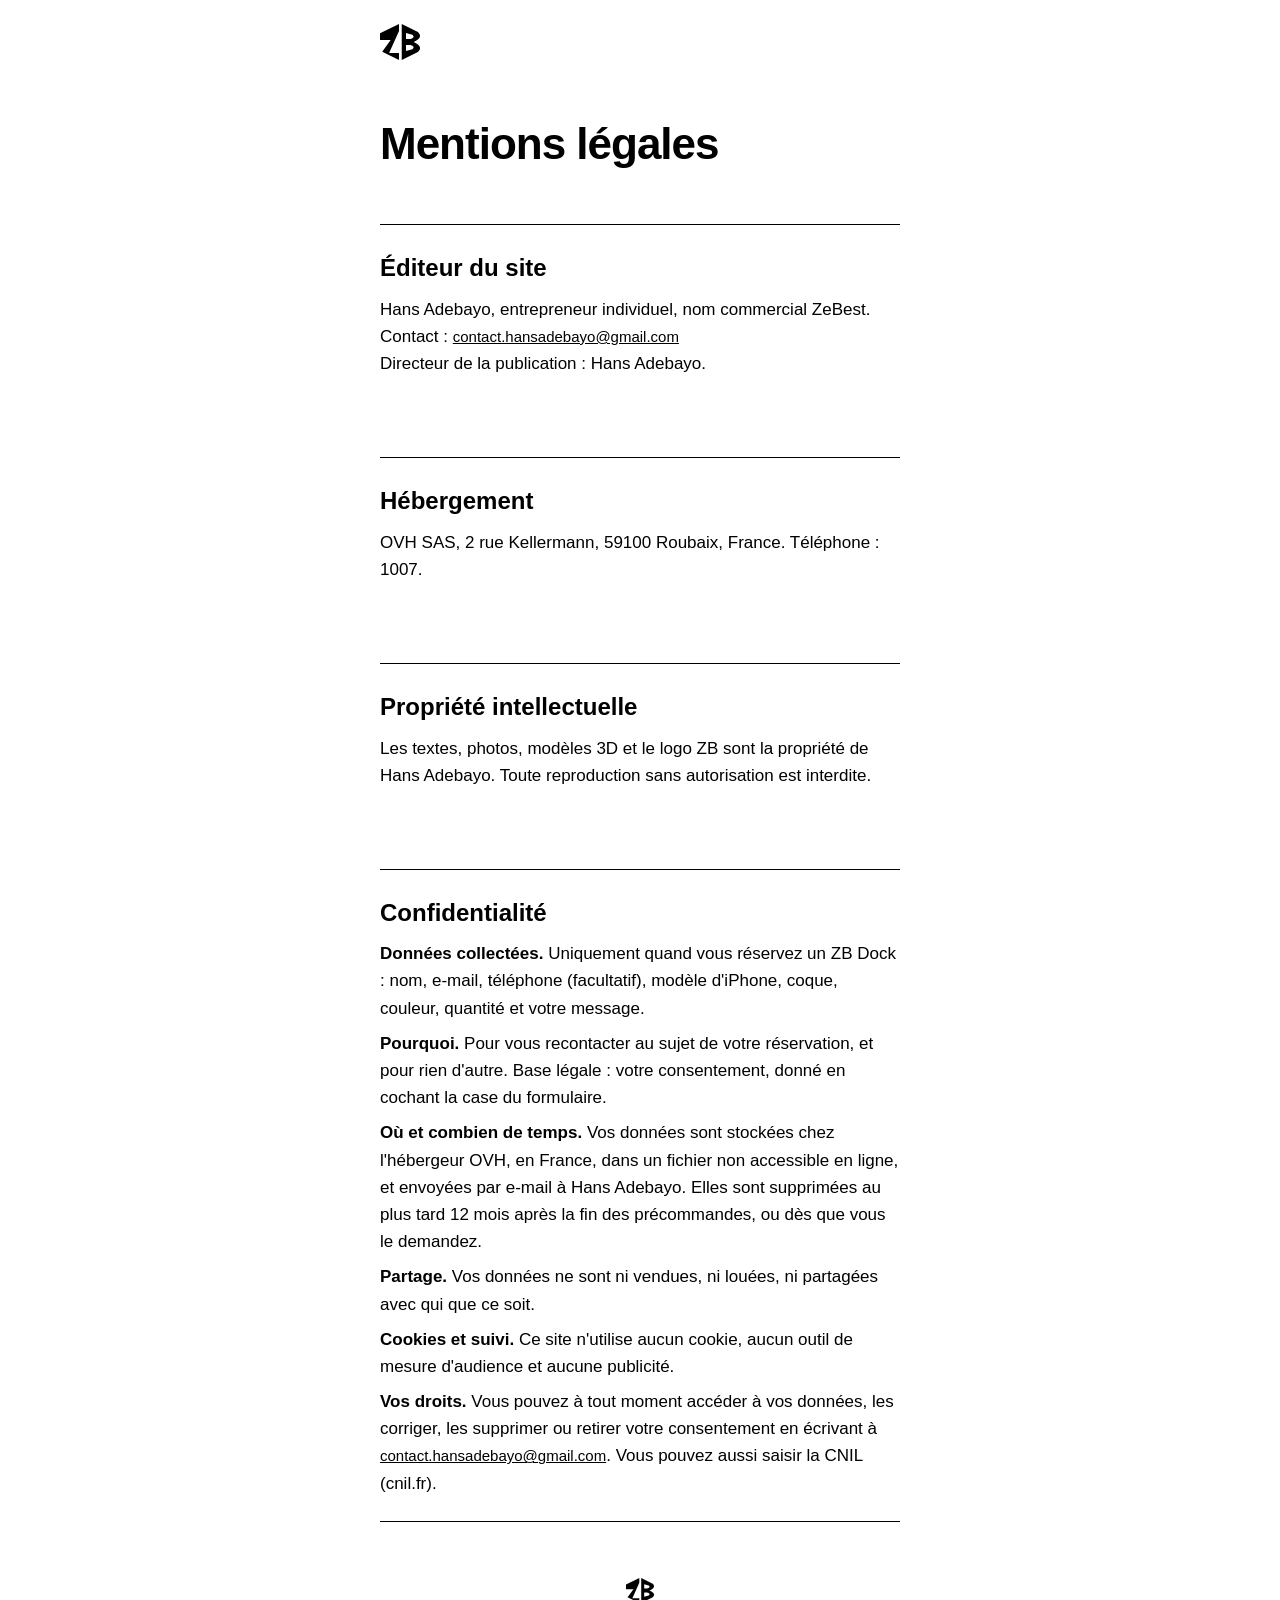
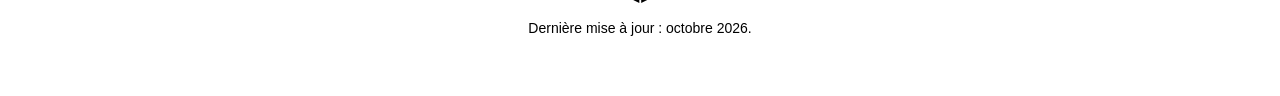
<file: mentions-legales.html>
<!doctype html>
<html lang="fr">
<head>
  <meta charset="utf-8">
  <meta name="viewport" content="width=device-width, initial-scale=1">
  <meta http-equiv="Content-Security-Policy" content="default-src 'none'; style-src 'self'; img-src 'self'; base-uri 'none'; form-action 'none'">
  <meta name="referrer" content="strict-origin-when-cross-origin">
  <title>Mentions légales et confidentialité · Hans Adebayo</title>
  <meta name="description" content="Mentions légales et politique de confidentialité du site de Hans Adebayo et de la page de précommande ZB Dock.">
  <link rel="icon" href="favicon.svg" type="image/svg+xml">
  <link rel="stylesheet" href="styles.css">
</head>
<body>
  <div class="barre">
    <a class="logo-lien" href="index.html" aria-label="Retour à l'accueil"><img class="logo" src="assets/logo-zb.svg" alt="ZB" width="40" height="36"></a>
  </div>
  <main>
    <header>
      <h1>Mentions légales</h1>
    </header>

    <section class="essentiel">
      <h2>Éditeur du site</h2>
      <p>Hans Adebayo, entrepreneur individuel, nom commercial ZeBest.<br>
      Contact : <a class="retour" href="mailto:contact.hansadebayo@gmail.com">contact.hansadebayo@gmail.com</a><br>
      Directeur de la publication : Hans Adebayo.</p>
    </section>

    <section class="essentiel">
      <h2>Hébergement</h2>
      <p>OVH SAS, 2 rue Kellermann, 59100 Roubaix, France. Téléphone : 1007.</p>
    </section>

    <section class="essentiel">
      <h2>Propriété intellectuelle</h2>
      <p>Les textes, photos, modèles 3D et le logo ZB sont la propriété de Hans Adebayo. Toute reproduction sans autorisation est interdite.</p>
    </section>

    <section class="essentiel" id="confidentialite">
      <h2>Confidentialité</h2>
      <p><strong>Données collectées.</strong> Uniquement quand vous réservez un ZB Dock : nom, e-mail, téléphone (facultatif), modèle d'iPhone, coque, couleur, quantité et votre message.</p>
      <p><strong>Pourquoi.</strong> Pour vous recontacter au sujet de votre réservation, et pour rien d'autre. Base légale : votre consentement, donné en cochant la case du formulaire.</p>
      <p><strong>Où et combien de temps.</strong> Vos données sont stockées chez l'hébergeur OVH, en France, dans un fichier non accessible en ligne, et envoyées par e-mail à Hans Adebayo. Elles sont supprimées au plus tard 12 mois après la fin des précommandes, ou dès que vous le demandez.</p>
      <p><strong>Partage.</strong> Vos données ne sont ni vendues, ni louées, ni partagées avec qui que ce soit.</p>
      <p><strong>Cookies et suivi.</strong> Ce site n'utilise aucun cookie, aucun outil de mesure d'audience et aucune publicité.</p>
      <p><strong>Vos droits.</strong> Vous pouvez à tout moment accéder à vos données, les corriger, les supprimer ou retirer votre consentement en écrivant à <a class="retour" href="mailto:contact.hansadebayo@gmail.com">contact.hansadebayo@gmail.com</a>. Vous pouvez aussi saisir la CNIL (cnil.fr).</p>
    </section>

    <footer>
      <p class="signature-pied"><img class="logo logo--pied" src="assets/logo-zb.svg" alt="ZB" width="28" height="25"></p>
      <p>Dernière mise à jour : octobre 2026.</p>
    </footer>
  </main>
</body>
</html>
</file>
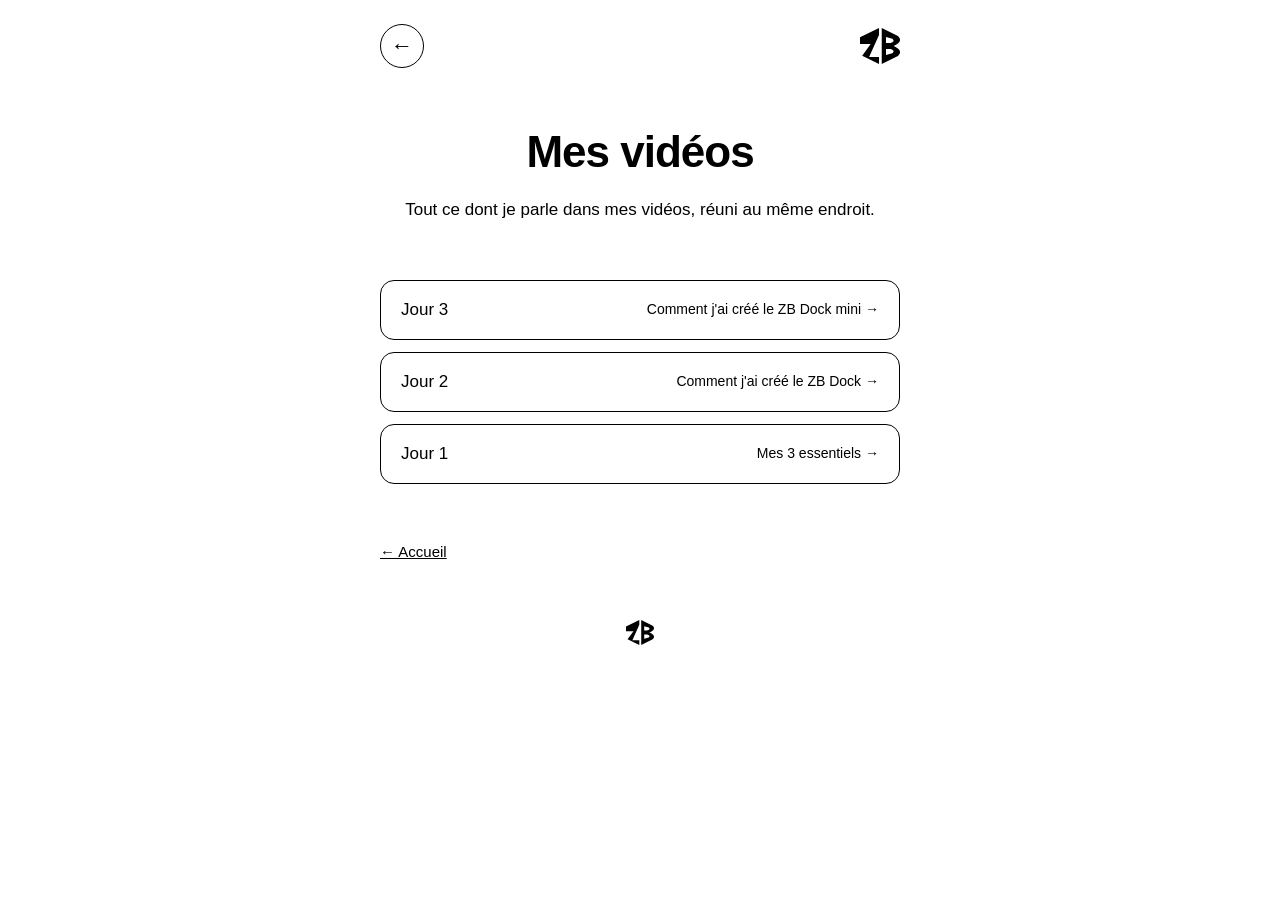
<file: videos.html>
<!doctype html>
<html lang="fr">
<head>
  <meta charset="utf-8">
  <meta name="viewport" content="width=device-width, initial-scale=1">
  <meta http-equiv="Content-Security-Policy" content="default-src 'none'; style-src 'self'; img-src 'self'; base-uri 'none'; form-action 'none'">
  <meta name="referrer" content="strict-origin-when-cross-origin">
  <title>Vidéos · Hans Adebayo</title>
  <meta name="description" content="Les détails et liens de chaque vidéo de Hans Adebayo.">
  <link rel="icon" href="favicon.svg" type="image/svg+xml">
  <link rel="stylesheet" href="styles.css">
</head>
<body>
  <div class="barre">
    <a class="fleche" href="index.html" aria-label="Retour à l'accueil">←</a>
    <a class="logo-lien" href="index.html" aria-label="Retour à l'accueil"><img class="logo" src="assets/logo-zb.svg" alt="ZB" width="40" height="36"></a>
  </div>
  <main>
    <header class="intro">
      <h1>Mes vidéos</h1>
      <p class="bio">Tout ce dont je parle dans mes vidéos, réuni au même endroit.</p>
    </header>

    <nav class="liens" aria-label="Épisodes">
      <!-- Nouvelle vidéo : copie ce bloc tout en haut de la liste, change le numéro, le titre et le fichier (jour-2.html...) -->
      <a class="lien" href="jour-3.html">
        <span>Jour 3</span><span class="detail">Comment j'ai créé le ZB Dock mini →</span>
      </a>
      <a class="lien" href="jour-2.html">
        <span>Jour 2</span><span class="detail">Comment j'ai créé le ZB Dock →</span>
      </a>
      <a class="lien" href="jour-1.html">
        <span>Jour 1</span><span class="detail">Mes 3 essentiels →</span>
      </a>
    </nav>

    <a class="retour" href="index.html">← Accueil</a>

    <footer>
      <p class="signature-pied"><img class="logo logo--pied" src="assets/logo-zb.svg" alt="ZB" width="28" height="25"></p>
    </footer>
  </main>
</body>
</html>
</file>
<file: styles.css>
*,
*::before,
*::after { box-sizing: border-box; }

:root {
  --fond: #ffffff;
  --texte: #000000;
  --police: -apple-system, BlinkMacSystemFont, "Helvetica Neue", Helvetica, Arial, sans-serif;
}

html { -webkit-text-size-adjust: 100%; }

body {
  margin: 0;
  background: var(--fond);
  color: var(--texte);
  font-family: var(--police);
  line-height: 1.6;
}

.barre {
  max-width: 560px; margin: 0 auto; padding: 24px 20px 0;
  display: flex; justify-content: space-between; align-items: center;
}
.logo { display: block; height: 36px; width: auto; }
.logo-lien { display: inline-flex; border-radius: 6px; }
.logo-lien:hover .logo { opacity: .7; }
.logo-lien:focus-visible { outline: 2px solid var(--texte); outline-offset: 4px; }
.logo--pied { display: inline-block; height: 25px; }
.signature {
  font-size: 18px; font-weight: 800; letter-spacing: 1px;
  border: 1.5px solid var(--texte); border-radius: 8px; padding: 4px 8px; line-height: 1;
}

main {
  max-width: 560px;
  margin: 0 auto;
  padding: 48px 20px 56px;
  display: flex;
  flex-direction: column;
  gap: 56px;
}

.intro { text-align: center; display: flex; flex-direction: column; align-items: center; gap: 12px; }

.photo { width: 128px; height: 128px; border-radius: 50%; object-fit: cover; }
.photo--vide {
  display: flex; align-items: center; justify-content: center;
  border: 1px solid var(--texte); font-size: 13px;
}

h1 { margin: 12px 0 0; font-size: 44px; font-weight: 600; letter-spacing: -1px; line-height: 1.1; }
.role { margin: 0; font-size: 13px; font-weight: 600; letter-spacing: 2px; text-transform: uppercase; }
.bio { margin: 8px 0 0; font-size: 17px; }

.fleche {
  display: inline-flex; align-items: center; justify-content: center;
  width: 44px; height: 44px; border: 1.5px solid var(--texte); border-radius: 50%;
  color: var(--texte); text-decoration: none; font-size: 22px; line-height: 1;
  transition: background .15s, color .15s;
}
.fleche:hover, .fleche:focus-visible { background: var(--texte); color: var(--fond); }
.fleche:focus-visible { outline: 2px solid var(--texte); outline-offset: 3px; }

a.signature { color: var(--texte); text-decoration: none; }

.cta {
  display: flex; flex-direction: column; align-items: center; gap: 4px;
  padding: 20px; margin-bottom: -32px;
  background: var(--texte); color: var(--fond); text-decoration: none;
  border: 1px solid var(--texte); border-radius: 14px; text-align: center;
  font-size: 19px; font-weight: 700; transition: background .15s, color .15s;
}
.cta__detail { font-size: 14px; font-weight: 400; }
.cta:hover, .cta:focus-visible { background: var(--fond); color: var(--texte); }
.cta:focus-visible { outline: 2px solid var(--texte); outline-offset: 3px; }

.retour { font-size: 15px; color: var(--texte); }
.essentiel { display: flex; flex-direction: column; gap: 8px; padding: 24px 0; border-top: 1px solid var(--texte); }
.essentiel:last-of-type { border-bottom: 1px solid var(--texte); }
.essentiel__num { font-size: 13px; font-weight: 700; letter-spacing: 2px; }
.essentiel h2 { margin: 0; }
.essentiel p { margin: 0; font-size: 17px; }
.essentiel .lien { margin-top: 8px; }
.note { font-size: 13px; text-align: center; }

.liens { display: flex; flex-direction: column; gap: 12px; }
.lien {
  display: flex; justify-content: space-between; align-items: center; gap: 16px;
  min-height: 60px; padding: 0 20px;
  border: 1px solid var(--texte); border-radius: 14px;
  color: var(--texte); text-decoration: none; font-size: 17px; font-weight: 500;
  transition: background .15s, color .15s;
}
a.lien:hover, a.lien:focus-visible { background: var(--texte); color: var(--fond); }
a.lien:focus-visible { outline: 2px solid var(--texte); outline-offset: 3px; }
.lien--inactif { border-style: dashed; }
.detail { font-size: 14px; font-weight: 400; overflow-wrap: anywhere; text-align: right; }

h2 { margin: 0 0 16px; font-size: 24px; font-weight: 600; }
.faire { margin: 0; padding: 0; list-style: none; counter-reset: n; }
.faire li {
  counter-increment: n; display: flex; gap: 16px;
  padding: 14px 0; border-top: 1px solid var(--texte); font-size: 17px;
}
.faire li:last-child { border-bottom: 1px solid var(--texte); }
.faire li::before { content: "0" counter(n); font-weight: 600; }

.video { display: flex; flex-direction: column; gap: 12px; color: var(--texte); text-decoration: none; }
.video__image { display: block; width: 100%; height: auto; aspect-ratio: 16 / 9; object-fit: cover; border: 1px solid var(--texte); border-radius: 14px; }
.video__image--vide { display: flex; align-items: center; justify-content: center; font-size: 13px; }
.video__titre { font-size: 17px; font-weight: 500; }
.video__cta { font-size: 14px; text-decoration: underline; text-underline-offset: 3px; }
.video:hover .video__cta, .video:focus-visible .video__cta { text-decoration-thickness: 2px; }
.video:focus-visible { outline: 2px solid var(--texte); outline-offset: 4px; border-radius: 14px; }

footer { text-align: center; font-size: 14px; }
footer p { margin: 0; }
.signature-pied { margin-bottom: 8px !important; letter-spacing: .5px; }

@media (prefers-reduced-motion: reduce) { .lien { transition: none; } }
</file>
<file: zbdock/zbdock.css>
/* Page produit ZB Dock. S'appuie sur styles.css (couleurs, police) du site. */

:root { --gris: #6e6e6e; --trait: #cfcfcf; --fond-doux: #f5f5f5; }

.page-zb { padding-bottom: env(safe-area-inset-bottom); }

/* ---------- Barre du haut ---------- */
.zb-barre {
  max-width: 1240px; margin: 0 auto; padding: 20px 40px 0;
  display: flex; align-items: center; gap: 24px;
}
.zb-barre .signature { color: var(--texte); text-decoration: none; }
.zb-fil { display: flex; gap: 10px; font-size: 12px; font-weight: 600; letter-spacing: 1.5px; text-transform: uppercase; }
.zb-fil a { color: var(--texte); text-decoration: none; }
.zb-fil a:hover { text-decoration: underline; }

main.zb { max-width: 1240px; padding: 28px 40px 80px; gap: 96px; }

/* ---------- Bloc produit : 3D à gauche, achat à droite ---------- */
.zb-produit {
  display: grid;
  grid-template-columns: minmax(0, 1fr) 400px;
  gap: 64px;
  align-items: start;
}

.zb-galerie { position: sticky; top: 24px; min-width: 0; }
.zb-canvas {
  position: relative; width: 100%; aspect-ratio: 1 / 1;
  max-height: calc(100vh - 150px); margin: 0 auto;
  background: var(--fond-doux); border-radius: 6px; overflow: hidden;
  touch-action: none; cursor: grab;
}
.zb-canvas:active { cursor: grabbing; }
.zb-canvas canvas { display: block; width: 100%; height: 100%; }
.zb-chargement { position: absolute; inset: 0; margin: 0; display: flex; align-items: center; justify-content: center; font-size: 14px; color: var(--gris); }

.zb-vues { display: flex; justify-content: center; gap: 8px; margin-top: 14px; flex-wrap: wrap; }
.zb-vue {
  min-width: 64px; height: 36px; padding: 0 14px; cursor: pointer;
  font: inherit; font-size: 12px; font-weight: 600; letter-spacing: 1px; text-transform: uppercase;
  color: var(--texte); background: var(--fond); border: 1px solid var(--trait); border-radius: 4px;
}
.zb-vue[aria-pressed="true"] { border-color: var(--texte); box-shadow: inset 0 -2px 0 var(--texte); }
.zb-vue:hover { border-color: var(--texte); }
.zb-aide { margin: 10px 0 0; text-align: center; font-size: 12px; color: var(--gris); }

/* Colonne d'achat, centrée et sobre */
.zb-achat { text-align: center; padding-top: 8px; min-width: 0; }
.zb-prix { margin: 0; font-size: 17px; color: var(--gris); letter-spacing: .5px; }
.zb-prix span { color: var(--texte); font-weight: 600; }
.zb-achat h1 {
  margin: 14px 0 0; font-size: 28px; font-weight: 600; line-height: 1.15;
  letter-spacing: 2px; text-transform: uppercase;
}
.zb-sous { margin: 6px 0 0; font-size: 14px; color: var(--gris); }

.zb-form { display: flex; flex-direction: column; gap: 20px; margin-top: 28px; }
.zb-option { position: relative; border: 0; margin: 0; padding: 0; display: flex; flex-direction: column; gap: 8px; min-width: 0; }
.zb-label {
  display: block; margin: 0 auto; padding: 0;
  font-size: 12px; font-weight: 700; letter-spacing: 1.5px; text-transform: uppercase; color: #444;
}
.zb-label__valeur { font-weight: 400; letter-spacing: 0; text-transform: none; color: var(--gris); margin-left: 8px; padding-left: 8px; border-left: 1px solid var(--trait); }

.zb-pastilles { display: flex; flex-wrap: wrap; justify-content: center; gap: 10px; }
.zb-pastille {
  width: 32px; height: 32px; border-radius: 50%; padding: 0; cursor: pointer;
  background: var(--c); border: 1px solid rgba(0, 0, 0, .18);
  box-shadow: 0 0 0 3px var(--fond), 0 0 0 4px transparent;
  transition: box-shadow .15s;
}
.zb-pastille[aria-checked="true"] { box-shadow: 0 0 0 3px var(--fond), 0 0 0 4.5px var(--texte); }
.zb-pastille:focus-visible { outline: 2px solid var(--texte); outline-offset: 5px; }

.zb-form .zb-cache {
  position: absolute !important; left: 0; top: 0; width: 1px !important; height: 1px !important;
  min-height: 0 !important; padding: 0 !important; border: 0 !important;
  overflow: hidden; clip-path: inset(50%); opacity: 0; pointer-events: none;
}

.zb-form select,
.zb-form input[type="text"], .zb-form input[type="email"], .zb-form input[type="tel"],
.zb-form textarea {
  width: 100%; min-height: 44px; padding: 10px 14px;
  font: inherit; font-size: 16px; color: var(--texte); background: var(--fond);
  border: 1px solid var(--trait); border-radius: 4px; appearance: none;
}
.zb-form select {
  text-align: center; text-align-last: center; padding: 10px 34px; font-size: 15px; cursor: pointer;
  background-image: linear-gradient(45deg, transparent 50%, var(--texte) 50%), linear-gradient(135deg, var(--texte) 50%, transparent 50%);
  background-position: calc(100% - 18px) 50%, calc(100% - 13px) 50%;
  background-size: 5px 5px; background-repeat: no-repeat;
}
.zb-form :is(select, input, textarea):hover { border-color: #999; }
.zb-form :is(select, input, textarea, button):focus-visible { outline: 2px solid var(--texte); outline-offset: 2px; }
.zb-form textarea { resize: vertical; }
.zb-form ::placeholder { color: #8a8a8a; }

.zb-quantite { align-self: center; display: inline-flex; border: 1px solid var(--trait); border-radius: 4px; overflow: hidden; }
.zb-quantite button { width: 42px; height: 40px; border: 0; background: var(--fond); color: var(--texte); font: inherit; font-size: 18px; cursor: pointer; }
.zb-quantite button:hover { background: var(--fond-doux); }
.zb-quantite input {
  width: 44px; border: 0; text-align: center; font: inherit; font-size: 15px;
  background: var(--fond); color: var(--texte); appearance: textfield; -moz-appearance: textfield;
}
.zb-quantite input::-webkit-outer-spin-button, .zb-quantite input::-webkit-inner-spin-button { -webkit-appearance: none; margin: 0; }

.zb-bouton {
  width: 100%; min-height: 54px; padding: 0 16px; cursor: pointer;
  font: inherit; font-size: 13px; font-weight: 700; letter-spacing: 2px; text-transform: uppercase;
  color: var(--texte); background: var(--fond); border: 1.5px solid var(--texte); border-radius: 2px;
  transition: background .15s, color .15s;
}
.zb-bouton:hover, .zb-bouton--plein { background: var(--texte); color: var(--fond); }
.zb-bouton--plein:hover { background: var(--fond); color: var(--texte); }
.zb-bouton:disabled { opacity: .5; cursor: progress; }

.zb-coordonnees { display: flex; flex-direction: column; gap: 10px; text-align: left; }
.zb-coordonnees[hidden] { display: none; }
.zb-coordonnees .zb-label { margin-bottom: 4px; text-align: center; }

.zb-consent { display: flex; gap: 10px; align-items: flex-start; font-size: 13px; line-height: 1.5; color: #333; }
.zb-consent input { width: 18px; height: 18px; margin: 2px 0 0; flex: none; accent-color: var(--texte); }
.zb-consent a { color: var(--texte); }

.zb-piege { position: absolute; left: -9999px; width: 1px; height: 1px; overflow: hidden; }

.zb-statut { margin: -6px 0 0; min-height: 1.2em; font-size: 15px; }
.zb-statut:empty { display: none; }
.zb-statut--ok { font-weight: 700; }
.zb-statut--ko { text-decoration: underline; text-underline-offset: 3px; }

.zb-description { margin-top: 28px; font-size: 15px; line-height: 1.65; color: #333; }
.zb-description p { margin: 0 0 14px; }
.zb-description p:last-child { margin-bottom: 0; }

/* ---------- Sections du bas ---------- */
.zb-histoire, .zb-atouts, .zb-preuve, .zb-faq { width: 100%; max-width: 760px; margin: 0 auto; }

.zb-histoire { text-align: center; }
.zb-histoire h2 { font-size: 34px; letter-spacing: -.8px; line-height: 1.12; margin-bottom: 14px; }
.zb-histoire p { margin: 0; font-size: 18px; }

.zb-atouts h2 { font-size: 30px; letter-spacing: -.5px; line-height: 1.15; text-align: center; margin-bottom: 24px; }
.zb-cartes { list-style: none; margin: 0; padding: 0; display: grid; grid-template-columns: 1fr 1fr; gap: 12px; }
.zb-carte { display: flex; flex-direction: column; gap: 8px; padding: 22px 20px; border: 1px solid var(--texte); border-radius: 12px; }
.zb-carte--large { grid-column: 1 / -1; background: var(--texte); color: var(--fond); }
.zb-carte__num { font-size: 12px; font-weight: 700; letter-spacing: 2px; }
.zb-carte h3 { margin: 0; font-size: 19px; font-weight: 700; line-height: 1.25; }
.zb-carte--large h3 { font-size: 23px; }
.zb-carte p { margin: 0; font-size: 15px; line-height: 1.5; }

.zb-preuve { text-align: center; padding: 40px 24px; border: 1px solid var(--texte); border-radius: 12px; }
.zb-preuve__chiffre { margin: 0; font-size: 60px; font-weight: 800; letter-spacing: -2px; line-height: 1; }
.zb-preuve h2 { margin: 8px 0 12px; font-size: 26px; }
.zb-preuve p { margin: 0 auto; font-size: 17px; max-width: 520px; }
.zb-lien-achat {
  display: inline-block; margin-top: 22px; padding: 14px 28px; border: 1.5px solid var(--texte); border-radius: 2px;
  color: var(--texte); text-decoration: none; font-size: 13px; font-weight: 700; letter-spacing: 2px; text-transform: uppercase;
}
.zb-lien-achat:hover { background: var(--texte); color: var(--fond); }

.zb-faq h2 { text-align: center; font-size: 28px; margin-bottom: 16px; }
.zb-faq details { border-top: 1px solid var(--trait); }
.zb-faq details:last-of-type { border-bottom: 1px solid var(--trait); }
.zb-faq summary { list-style: none; cursor: pointer; padding: 18px 32px 18px 0; position: relative; font-size: 16px; font-weight: 600; }
.zb-faq summary::-webkit-details-marker { display: none; }
.zb-faq summary::after { content: "+"; position: absolute; right: 4px; top: 50%; transform: translateY(-50%); font-size: 22px; font-weight: 400; }
.zb-faq details[open] summary::after { content: "−"; }
.zb-faq details p { margin: 0 0 18px; font-size: 15px; line-height: 1.6; color: #333; }

/* ---------- Barre d'achat collante (petits écrans) ---------- */
.zb-collante { display: none; }

/* ---------- Écrans moyens ---------- */
@media (max-width: 1080px) {
  .zb-produit { grid-template-columns: minmax(0, 1fr) 360px; gap: 40px; }
  .zb-barre { padding: 20px 28px 0; }
  main.zb { padding-left: 28px; padding-right: 28px; }
}

/* ---------- Tablette et téléphone : une colonne ---------- */
@media (max-width: 820px) {
  .zb-produit { grid-template-columns: 1fr; gap: 28px; }
  .zb-galerie { position: static; width: 100%; max-width: 560px; margin: 0 auto; }
  .zb-canvas { max-height: none; }
  .zb-achat { width: 100%; max-width: 440px; margin: 0 auto; padding-top: 0; }
  main.zb { gap: 72px; padding-bottom: 100px; }

  .zb-collante {
    display: flex; align-items: center; justify-content: space-between; gap: 12px;
    position: fixed; left: 0; right: 0; bottom: 0; z-index: 10;
    padding: 10px 16px calc(10px + env(safe-area-inset-bottom));
    background: rgba(255, 255, 255, .96); border-top: 1px solid var(--trait);
    -webkit-backdrop-filter: blur(8px); backdrop-filter: blur(8px);
    transform: translateY(110%); transition: transform .2s ease;
  }
  .zb-collante.visible { transform: translateY(0); }
  .zb-collante__prix { display: flex; flex-direction: column; line-height: 1.25; }
  .zb-collante__prix strong { font-size: 15px; }
  .zb-collante__prix span { font-size: 12px; color: var(--gris); }
  .zb-collante__btn {
    flex: none; padding: 13px 20px; border-radius: 2px; text-decoration: none;
    background: var(--texte); color: var(--fond);
    font-size: 12px; font-weight: 700; letter-spacing: 1.5px; text-transform: uppercase;
  }
}

@media (max-width: 520px) {
  .zb-barre { padding: 14px 16px 0; gap: 16px; }
  main.zb { padding: 16px 16px 100px; gap: 64px; }
  .zb-canvas { border-radius: 4px; }
  .zb-achat h1 { font-size: 24px; }
  .zb-pastilles { gap: 9px; }
  .zb-pastille { width: 30px; height: 30px; }
  .zb-cartes { grid-template-columns: 1fr; }
  .zb-histoire h2, .zb-atouts h2 { font-size: 26px; }
  .zb-histoire p { font-size: 16px; }
  .zb-preuve { padding: 32px 18px; }
}

@media (prefers-reduced-motion: reduce) {
  .zb-pastille, .zb-bouton, .zb-collante { transition: none; }
}

.zb-option[hidden] { display: none !important; }
.zb-modeles { margin: 0 0 12px; }
.zb-modele { flex: 1; font-weight: 600; }
</file>
